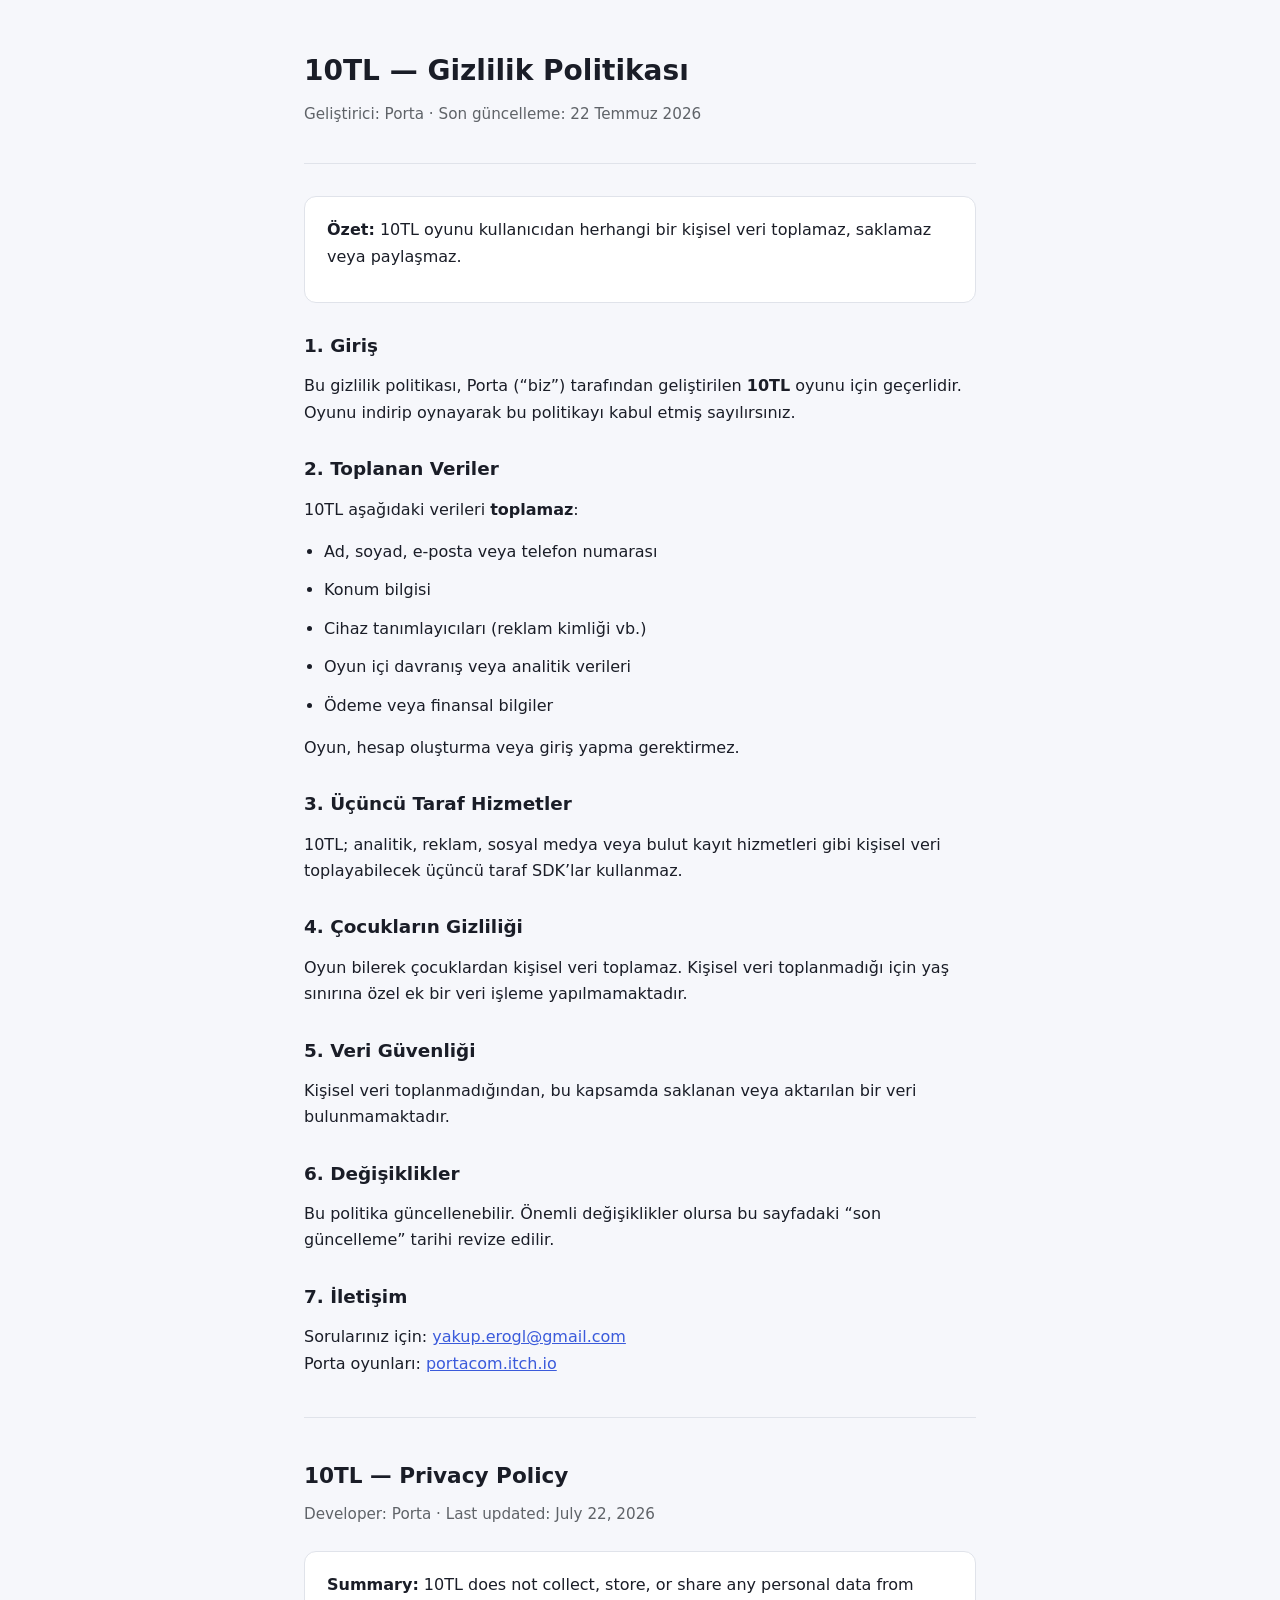
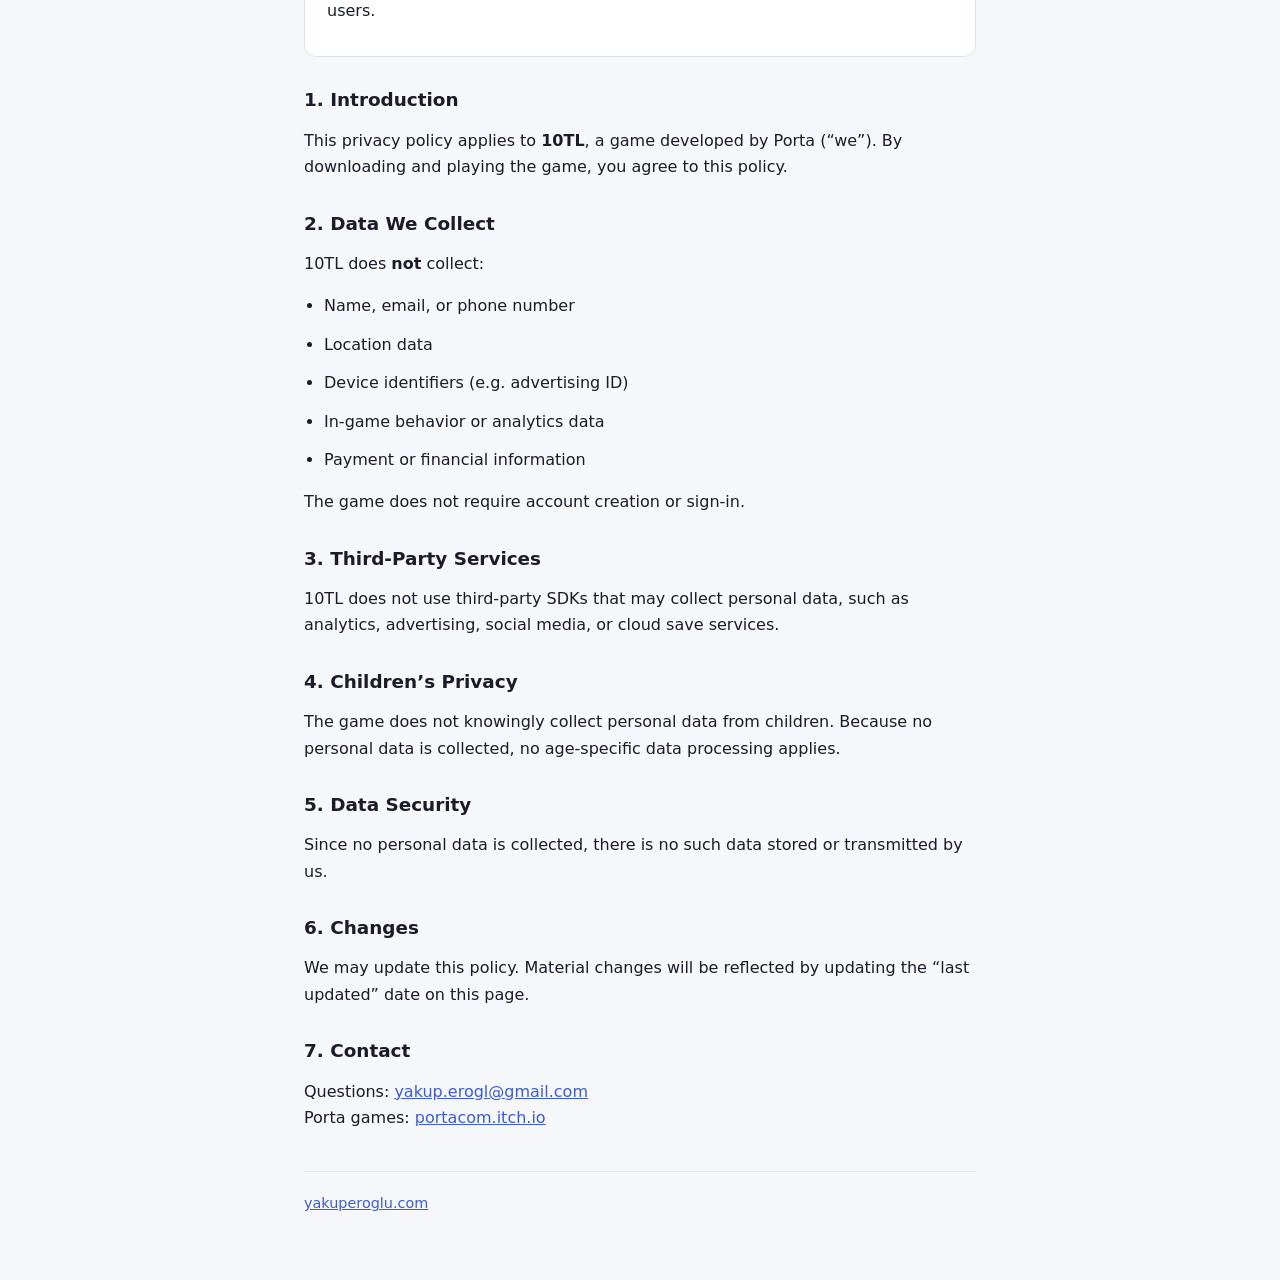
<file: porta/10tl/privacy-policy.html>
<!DOCTYPE html>
<html lang="tr">
<head>
    <meta charset="UTF-8" />
    <meta name="viewport" content="width=device-width, initial-scale=1.0" />
    <title>10TL — Gizlilik Politikası | Porta</title>
    <meta name="description" content="10TL oyunu gizlilik politikası. Porta tarafından geliştirilen bu oyunda kişisel veri toplanmaz." />
    <meta name="robots" content="index, follow" />
    <style>
        :root {
            color-scheme: light dark;
            --bg: #0f1117;
            --surface: #1a1d27;
            --text: #e8eaed;
            --muted: #9aa0a6;
            --accent: #6c8cff;
            --border: #2a2f3a;
        }
        @media (prefers-color-scheme: light) {
            :root {
                --bg: #f6f7fb;
                --surface: #ffffff;
                --text: #1a1d27;
                --muted: #5f6368;
                --accent: #3b5bdb;
                --border: #e0e3ea;
            }
        }
        * { box-sizing: border-box; }
        body {
            margin: 0;
            font-family: system-ui, -apple-system, "Segoe UI", Roboto, sans-serif;
            background: var(--bg);
            color: var(--text);
            line-height: 1.65;
        }
        main {
            max-width: 720px;
            margin: 0 auto;
            padding: 48px 24px 64px;
        }
        header {
            margin-bottom: 32px;
            padding-bottom: 24px;
            border-bottom: 1px solid var(--border);
        }
        h1 {
            margin: 0 0 8px;
            font-size: 1.75rem;
            font-weight: 700;
        }
        .meta {
            color: var(--muted);
            font-size: 0.95rem;
        }
        h2 {
            margin: 28px 0 12px;
            font-size: 1.15rem;
        }
        p, li { margin: 0 0 12px; }
        ul { padding-left: 1.25rem; }
        a { color: var(--accent); }
        .card {
            background: var(--surface);
            border: 1px solid var(--border);
            border-radius: 12px;
            padding: 20px 22px;
            margin: 24px 0;
        }
        footer {
            margin-top: 40px;
            padding-top: 20px;
            border-top: 1px solid var(--border);
            color: var(--muted);
            font-size: 0.9rem;
        }
        hr {
            border: none;
            border-top: 1px solid var(--border);
            margin: 40px 0;
        }
    </style>
</head>
<body>
    <main>
        <header>
            <h1>10TL — Gizlilik Politikası</h1>
            <p class="meta">Geliştirici: Porta · Son güncelleme: 22 Temmuz 2026</p>
        </header>

        <section lang="tr">
            <div class="card">
                <p><strong>Özet:</strong> 10TL oyunu kullanıcıdan herhangi bir kişisel veri toplamaz, saklamaz veya paylaşmaz.</p>
            </div>

            <h2>1. Giriş</h2>
            <p>
                Bu gizlilik politikası, Porta (“biz”) tarafından geliştirilen <strong>10TL</strong> oyunu
                için geçerlidir. Oyunu indirip oynayarak bu politikayı kabul etmiş sayılırsınız.
            </p>

            <h2>2. Toplanan Veriler</h2>
            <p>10TL aşağıdaki verileri <strong>toplamaz</strong>:</p>
            <ul>
                <li>Ad, soyad, e-posta veya telefon numarası</li>
                <li>Konum bilgisi</li>
                <li>Cihaz tanımlayıcıları (reklam kimliği vb.)</li>
                <li>Oyun içi davranış veya analitik verileri</li>
                <li>Ödeme veya finansal bilgiler</li>
            </ul>
            <p>Oyun, hesap oluşturma veya giriş yapma gerektirmez.</p>

            <h2>3. Üçüncü Taraf Hizmetler</h2>
            <p>
                10TL; analitik, reklam, sosyal medya veya bulut kayıt hizmetleri gibi
                kişisel veri toplayabilecek üçüncü taraf SDK’lar kullanmaz.
            </p>

            <h2>4. Çocukların Gizliliği</h2>
            <p>
                Oyun bilerek çocuklardan kişisel veri toplamaz. Kişisel veri toplanmadığı için
                yaş sınırına özel ek bir veri işleme yapılmamaktadır.
            </p>

            <h2>5. Veri Güvenliği</h2>
            <p>
                Kişisel veri toplanmadığından, bu kapsamda saklanan veya aktarılan bir veri bulunmamaktadır.
            </p>

            <h2>6. Değişiklikler</h2>
            <p>
                Bu politika güncellenebilir. Önemli değişiklikler olursa bu sayfadaki “son güncelleme”
                tarihi revize edilir.
            </p>

            <h2>7. İletişim</h2>
            <p>
                Sorularınız için: <a href="mailto:yakup.erogl@gmail.com">yakup.erogl@gmail.com</a><br />
                Porta oyunları: <a href="https://portacom.itch.io/" target="_blank" rel="noopener">portacom.itch.io</a>
            </p>
        </section>

        <hr />

        <section lang="en">
            <h1 style="font-size:1.35rem;margin-bottom:8px;">10TL — Privacy Policy</h1>
            <p class="meta">Developer: Porta · Last updated: July 22, 2026</p>

            <div class="card">
                <p><strong>Summary:</strong> 10TL does not collect, store, or share any personal data from users.</p>
            </div>

            <h2>1. Introduction</h2>
            <p>
                This privacy policy applies to <strong>10TL</strong>, a game developed by Porta (“we”).
                By downloading and playing the game, you agree to this policy.
            </p>

            <h2>2. Data We Collect</h2>
            <p>10TL does <strong>not</strong> collect:</p>
            <ul>
                <li>Name, email, or phone number</li>
                <li>Location data</li>
                <li>Device identifiers (e.g. advertising ID)</li>
                <li>In-game behavior or analytics data</li>
                <li>Payment or financial information</li>
            </ul>
            <p>The game does not require account creation or sign-in.</p>

            <h2>3. Third-Party Services</h2>
            <p>
                10TL does not use third-party SDKs that may collect personal data, such as analytics,
                advertising, social media, or cloud save services.
            </p>

            <h2>4. Children’s Privacy</h2>
            <p>
                The game does not knowingly collect personal data from children. Because no personal
                data is collected, no age-specific data processing applies.
            </p>

            <h2>5. Data Security</h2>
            <p>
                Since no personal data is collected, there is no such data stored or transmitted by us.
            </p>

            <h2>6. Changes</h2>
            <p>
                We may update this policy. Material changes will be reflected by updating the
                “last updated” date on this page.
            </p>

            <h2>7. Contact</h2>
            <p>
                Questions: <a href="mailto:yakup.erogl@gmail.com">yakup.erogl@gmail.com</a><br />
                Porta games: <a href="https://portacom.itch.io/" target="_blank" rel="noopener">portacom.itch.io</a>
            </p>
        </section>

        <footer>
            <a href="https://yakuperoglu.com/">yakuperoglu.com</a>
        </footer>
    </main>
</body>
</html>
</file>
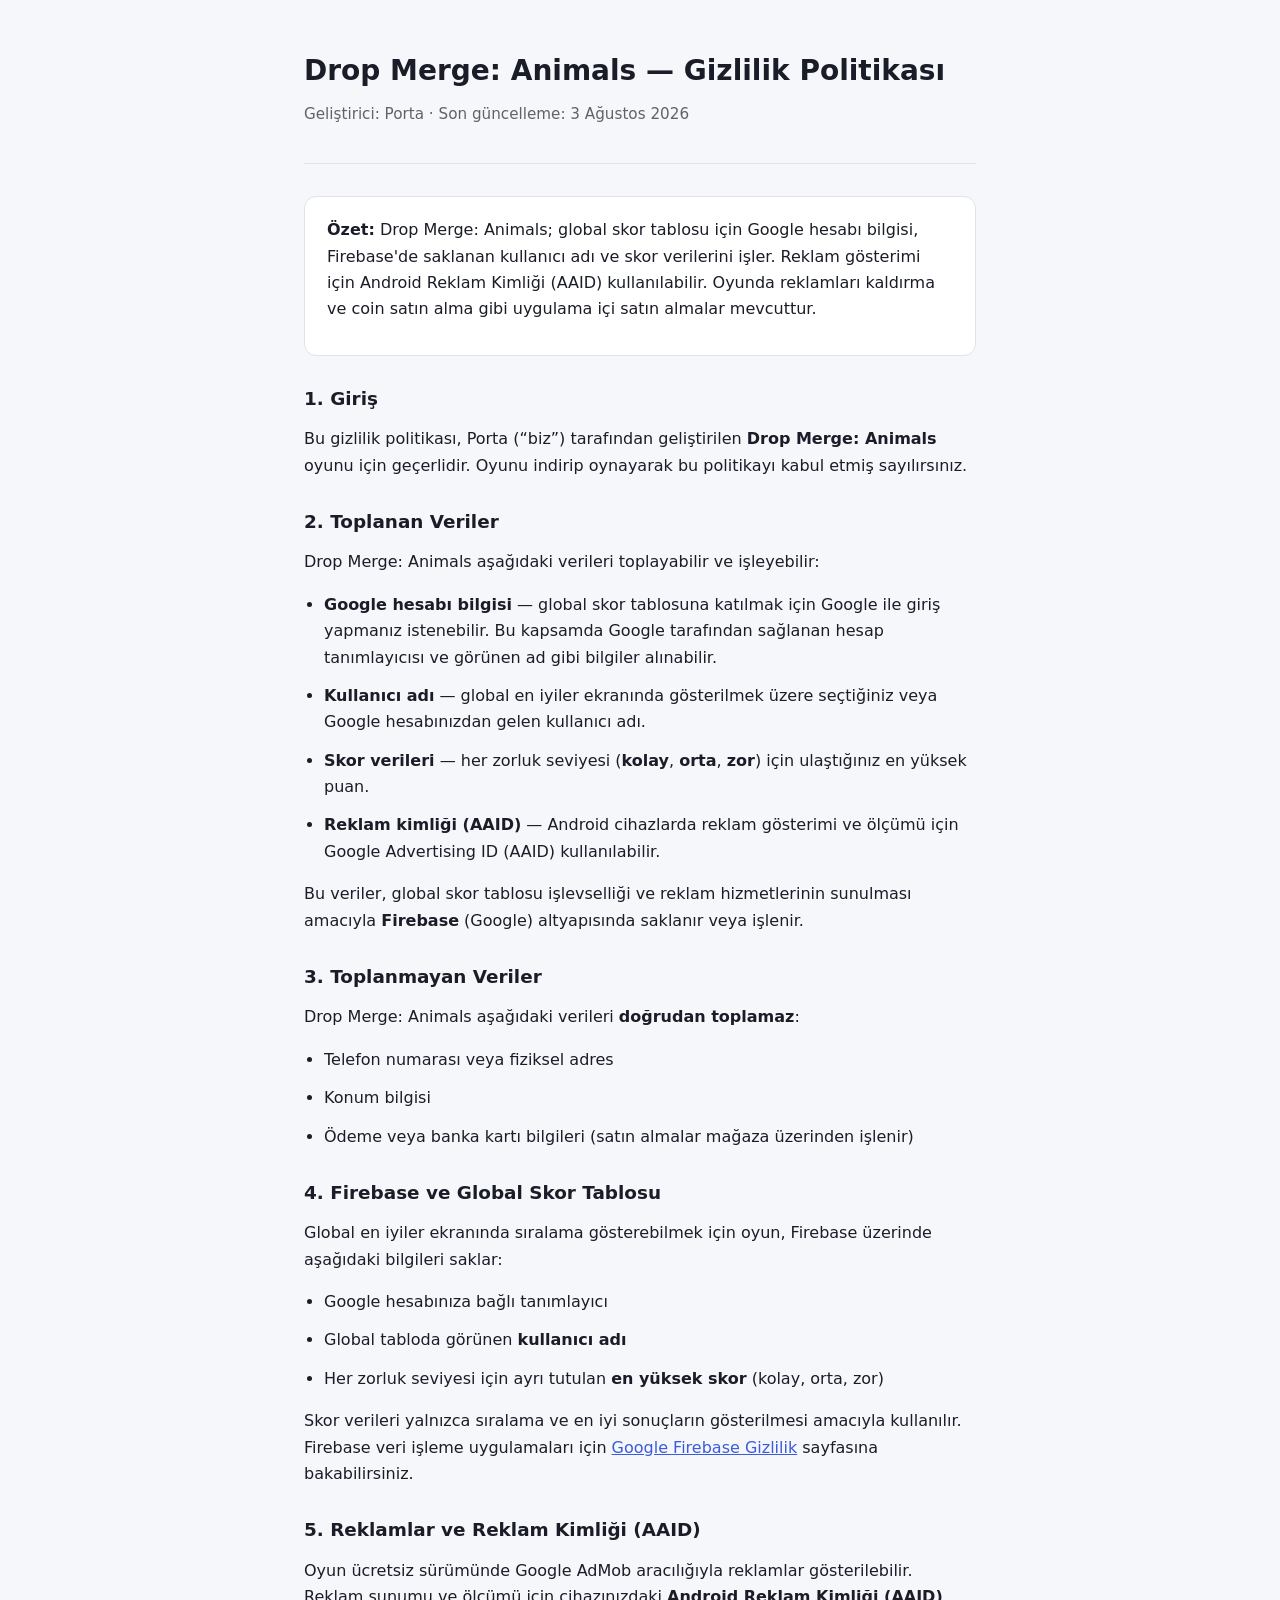
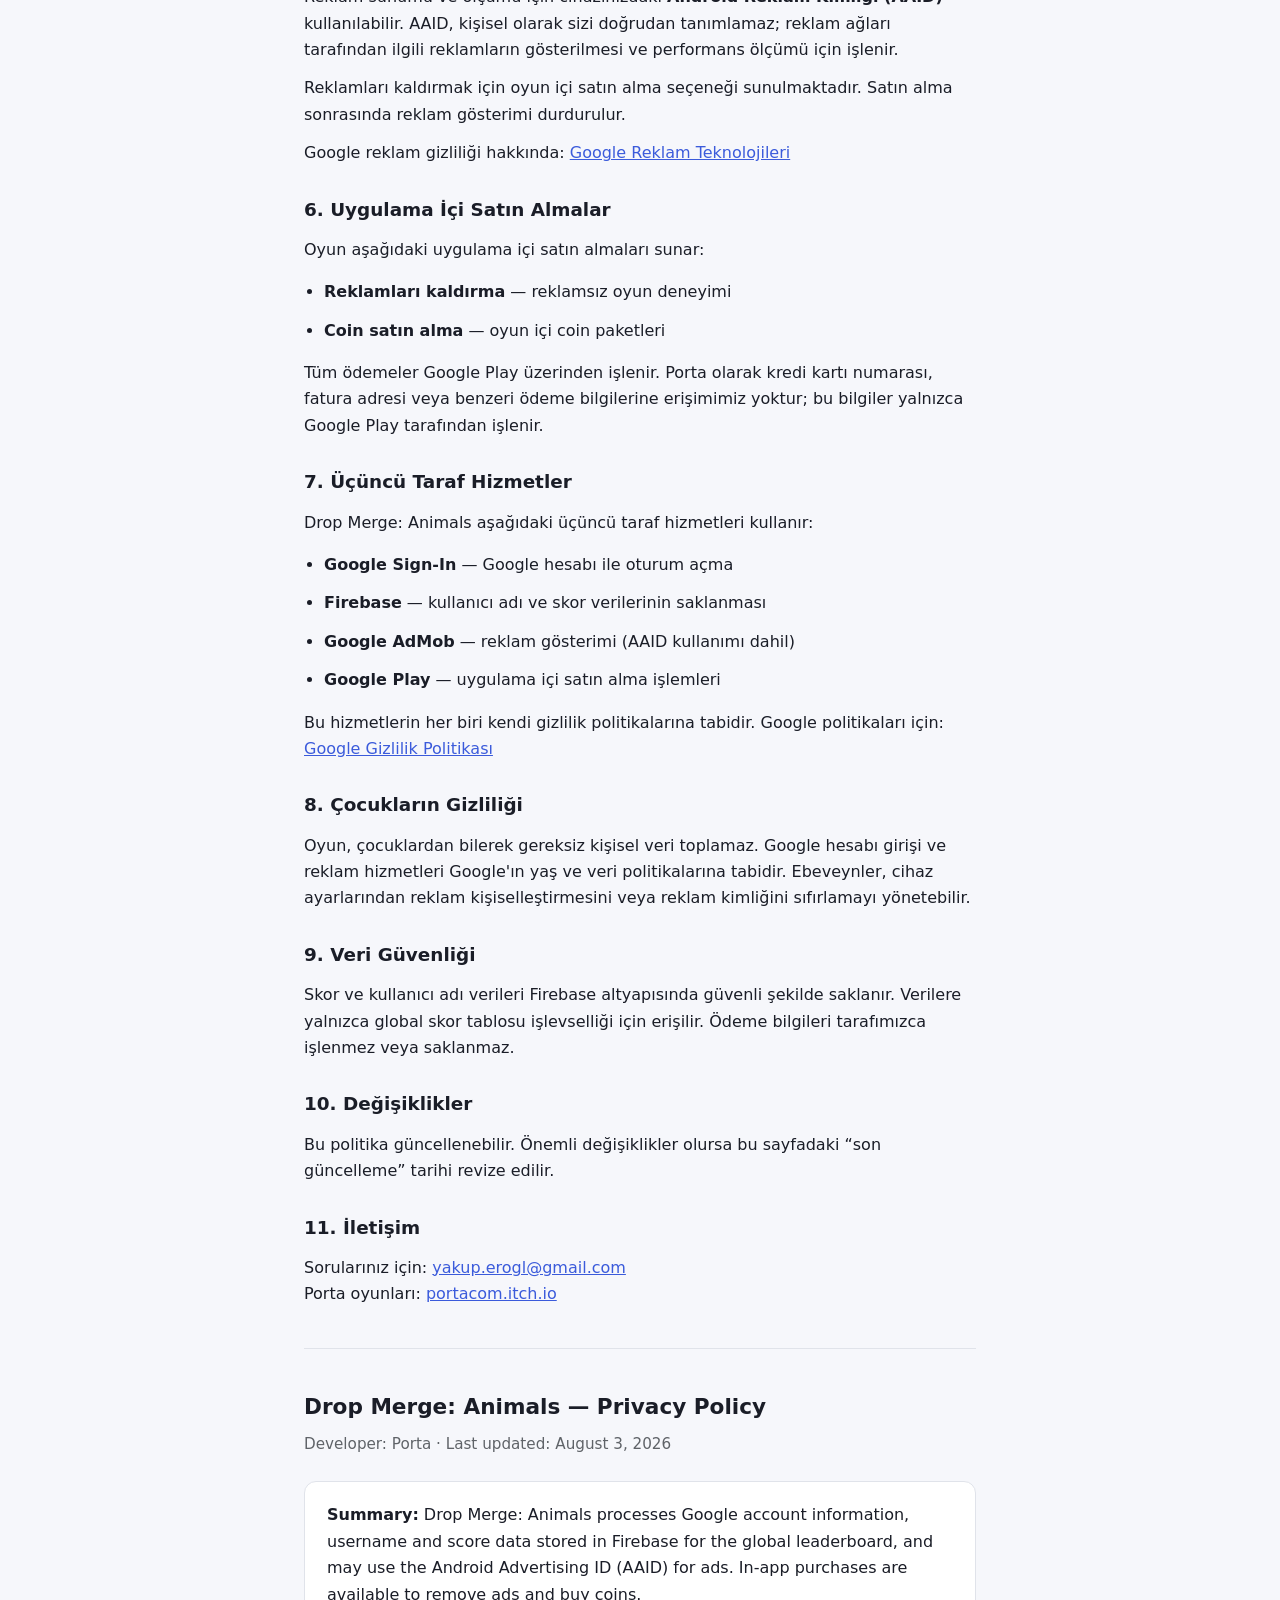
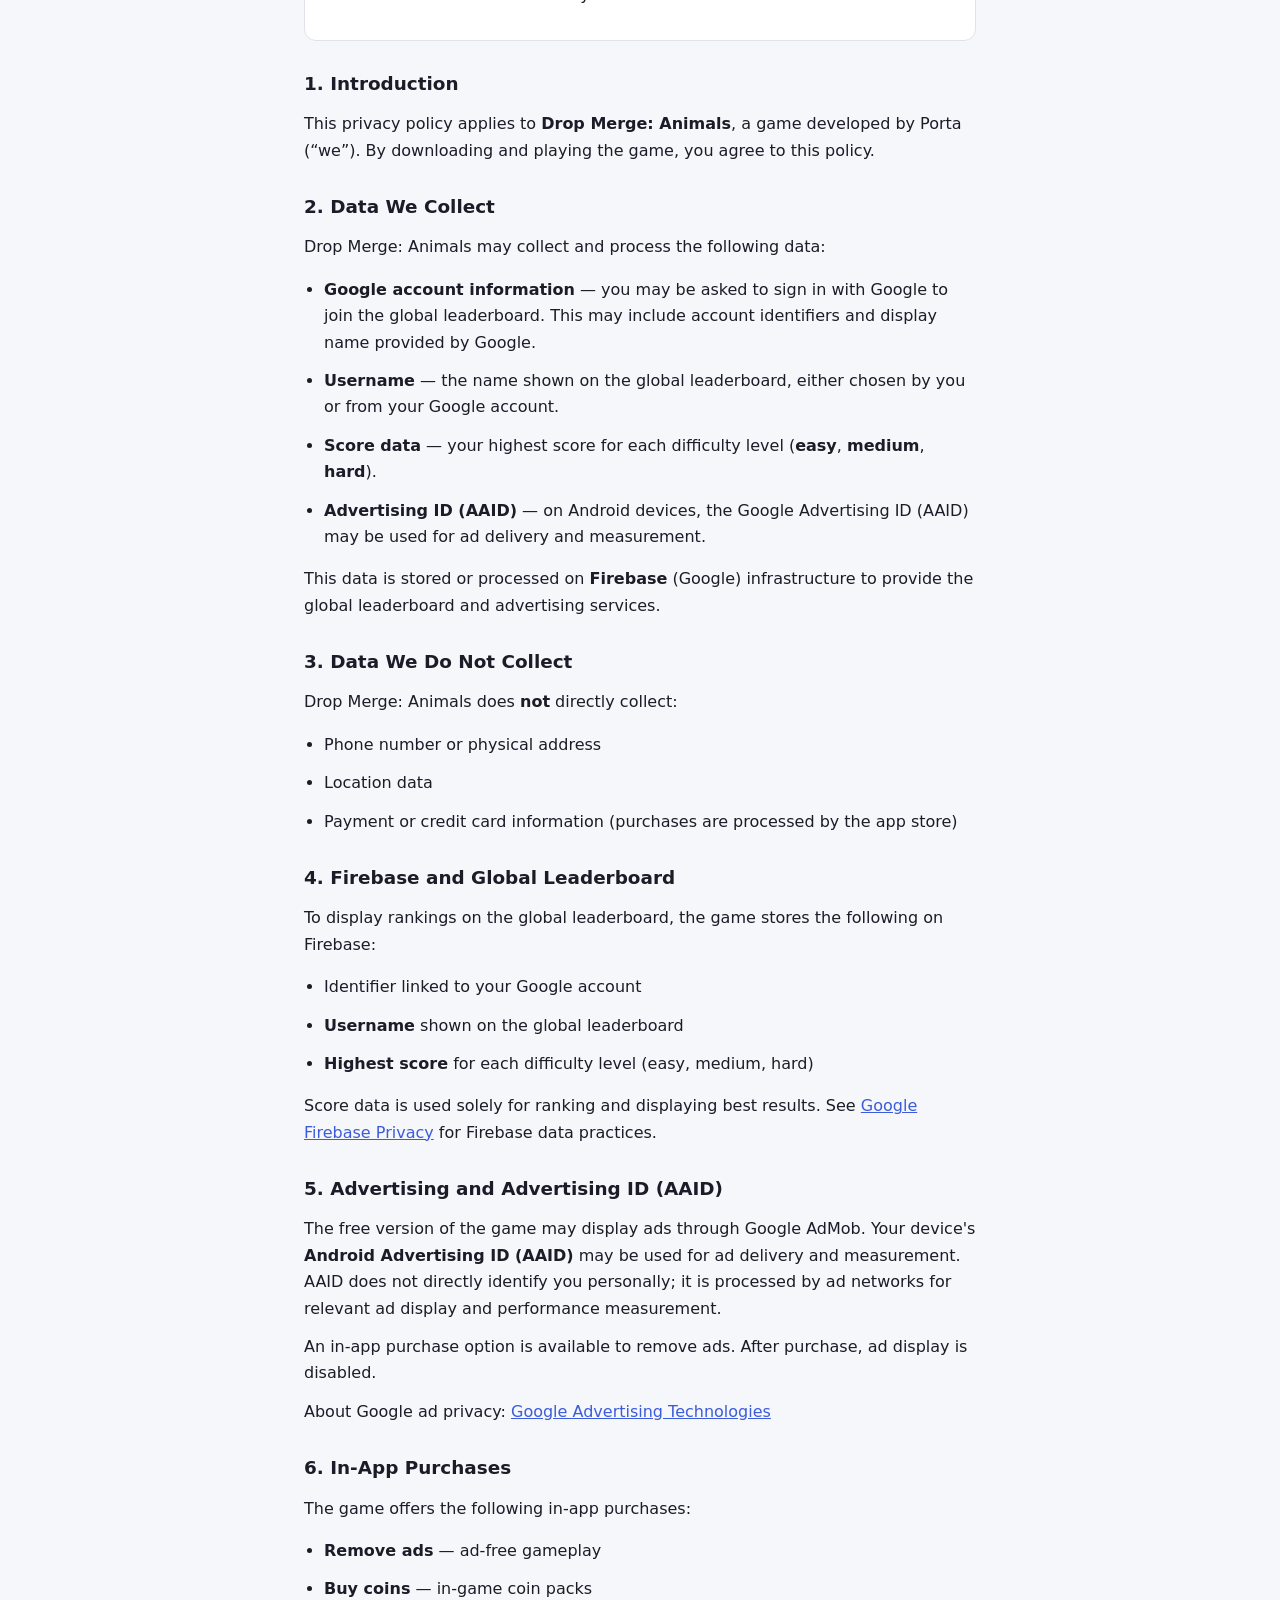
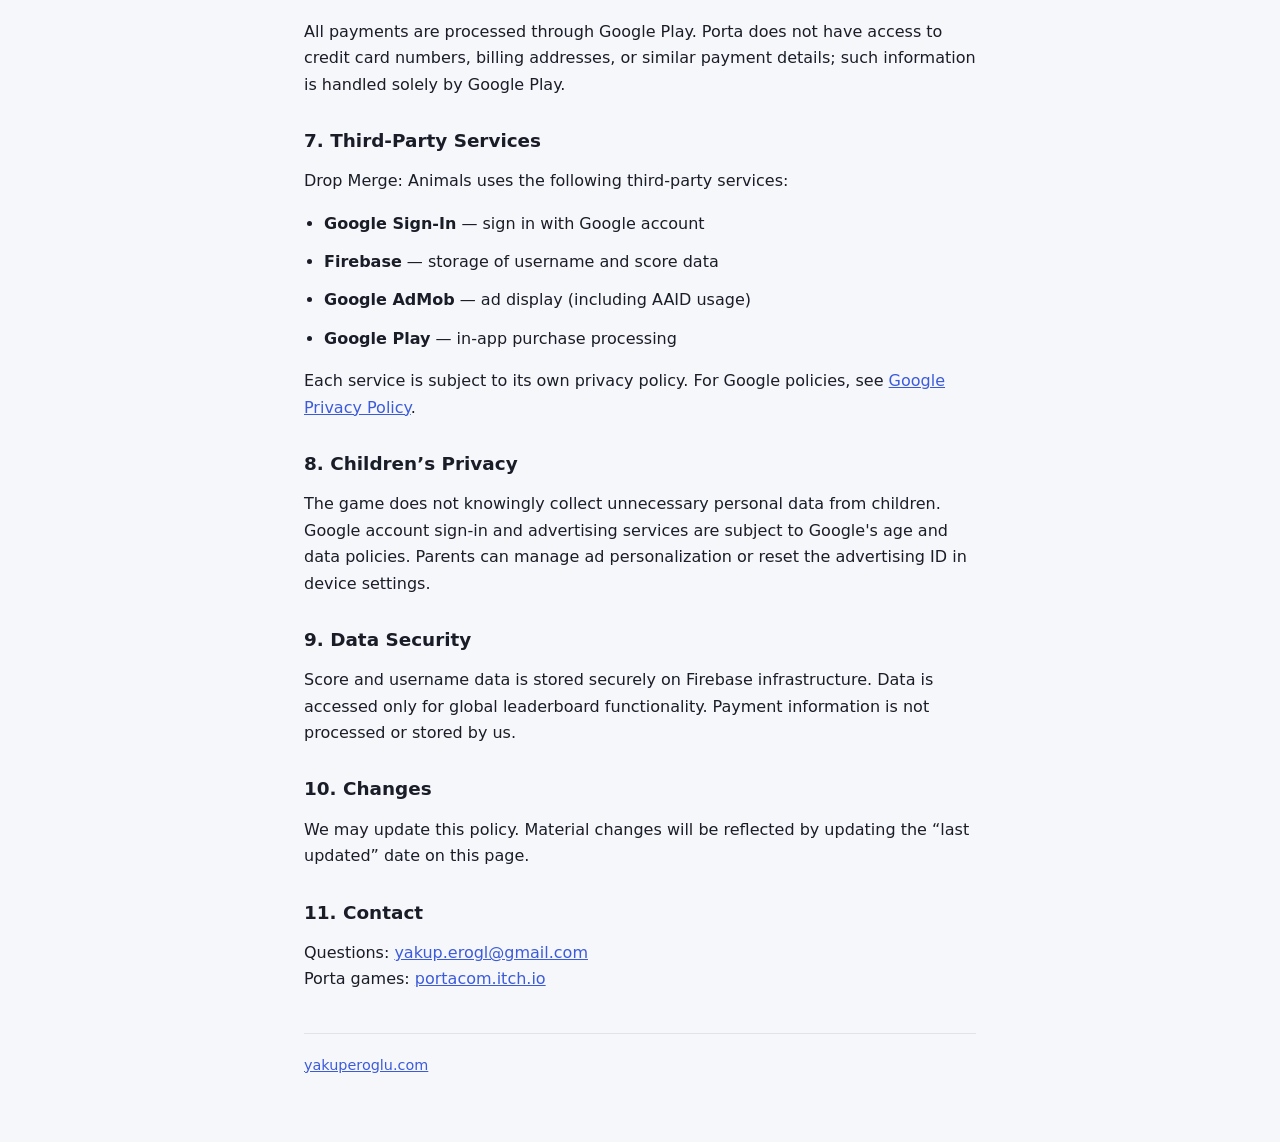
<file: porta/drop-merge-animals/privacy-policy.html>
<!DOCTYPE html>
<html lang="tr">
<head>
    <meta charset="UTF-8" />
    <meta name="viewport" content="width=device-width, initial-scale=1.0" />
    <title>Drop Merge: Animals — Gizlilik Politikası | Porta</title>
    <meta name="description" content="Drop Merge: Animals oyunu gizlilik politikası. Google hesabı, reklam kimliği (AAID), Firebase'de saklanan kullanıcı adı ve skor bilgileri açıklanır." />
    <meta name="robots" content="index, follow" />
    <style>
        :root {
            color-scheme: light dark;
            --bg: #0f1117;
            --surface: #1a1d27;
            --text: #e8eaed;
            --muted: #9aa0a6;
            --accent: #6c8cff;
            --border: #2a2f3a;
        }
        @media (prefers-color-scheme: light) {
            :root {
                --bg: #f6f7fb;
                --surface: #ffffff;
                --text: #1a1d27;
                --muted: #5f6368;
                --accent: #3b5bdb;
                --border: #e0e3ea;
            }
        }
        * { box-sizing: border-box; }
        body {
            margin: 0;
            font-family: system-ui, -apple-system, "Segoe UI", Roboto, sans-serif;
            background: var(--bg);
            color: var(--text);
            line-height: 1.65;
        }
        main {
            max-width: 720px;
            margin: 0 auto;
            padding: 48px 24px 64px;
        }
        header {
            margin-bottom: 32px;
            padding-bottom: 24px;
            border-bottom: 1px solid var(--border);
        }
        h1 {
            margin: 0 0 8px;
            font-size: 1.75rem;
            font-weight: 700;
        }
        .meta {
            color: var(--muted);
            font-size: 0.95rem;
        }
        h2 {
            margin: 28px 0 12px;
            font-size: 1.15rem;
        }
        p, li { margin: 0 0 12px; }
        ul { padding-left: 1.25rem; }
        a { color: var(--accent); }
        .card {
            background: var(--surface);
            border: 1px solid var(--border);
            border-radius: 12px;
            padding: 20px 22px;
            margin: 24px 0;
        }
        footer {
            margin-top: 40px;
            padding-top: 20px;
            border-top: 1px solid var(--border);
            color: var(--muted);
            font-size: 0.9rem;
        }
        hr {
            border: none;
            border-top: 1px solid var(--border);
            margin: 40px 0;
        }
    </style>
</head>
<body>
    <main>
        <header>
            <h1>Drop Merge: Animals — Gizlilik Politikası</h1>
            <p class="meta">Geliştirici: Porta · Son güncelleme: 3 Ağustos 2026</p>
        </header>

        <section lang="tr">
            <div class="card">
                <p><strong>Özet:</strong> Drop Merge: Animals; global skor tablosu için Google hesabı bilgisi, Firebase'de saklanan kullanıcı adı ve skor verilerini işler. Reklam gösterimi için Android Reklam Kimliği (AAID) kullanılabilir. Oyunda reklamları kaldırma ve coin satın alma gibi uygulama içi satın almalar mevcuttur.</p>
            </div>

            <h2>1. Giriş</h2>
            <p>
                Bu gizlilik politikası, Porta (“biz”) tarafından geliştirilen <strong>Drop Merge: Animals</strong> oyunu
                için geçerlidir. Oyunu indirip oynayarak bu politikayı kabul etmiş sayılırsınız.
            </p>

            <h2>2. Toplanan Veriler</h2>
            <p>Drop Merge: Animals aşağıdaki verileri toplayabilir ve işleyebilir:</p>
            <ul>
                <li><strong>Google hesabı bilgisi</strong> — global skor tablosuna katılmak için Google ile giriş yapmanız istenebilir. Bu kapsamda Google tarafından sağlanan hesap tanımlayıcısı ve görünen ad gibi bilgiler alınabilir.</li>
                <li><strong>Kullanıcı adı</strong> — global en iyiler ekranında gösterilmek üzere seçtiğiniz veya Google hesabınızdan gelen kullanıcı adı.</li>
                <li><strong>Skor verileri</strong> — her zorluk seviyesi (<strong>kolay</strong>, <strong>orta</strong>, <strong>zor</strong>) için ulaştığınız en yüksek puan.</li>
                <li><strong>Reklam kimliği (AAID)</strong> — Android cihazlarda reklam gösterimi ve ölçümü için Google Advertising ID (AAID) kullanılabilir.</li>
            </ul>
            <p>
                Bu veriler, global skor tablosu işlevselliği ve reklam hizmetlerinin sunulması amacıyla
                <strong>Firebase</strong> (Google) altyapısında saklanır veya işlenir.
            </p>

            <h2>3. Toplanmayan Veriler</h2>
            <p>Drop Merge: Animals aşağıdaki verileri <strong>doğrudan toplamaz</strong>:</p>
            <ul>
                <li>Telefon numarası veya fiziksel adres</li>
                <li>Konum bilgisi</li>
                <li>Ödeme veya banka kartı bilgileri (satın almalar mağaza üzerinden işlenir)</li>
            </ul>

            <h2>4. Firebase ve Global Skor Tablosu</h2>
            <p>
                Global en iyiler ekranında sıralama gösterebilmek için oyun, Firebase üzerinde
                aşağıdaki bilgileri saklar:
            </p>
            <ul>
                <li>Google hesabınıza bağlı tanımlayıcı</li>
                <li>Global tabloda görünen <strong>kullanıcı adı</strong></li>
                <li>Her zorluk seviyesi için ayrı tutulan <strong>en yüksek skor</strong> (kolay, orta, zor)</li>
            </ul>
            <p>
                Skor verileri yalnızca sıralama ve en iyi sonuçların gösterilmesi amacıyla kullanılır.
                Firebase veri işleme uygulamaları için
                <a href="https://firebase.google.com/support/privacy" target="_blank" rel="noopener">Google Firebase Gizlilik</a>
                sayfasına bakabilirsiniz.
            </p>

            <h2>5. Reklamlar ve Reklam Kimliği (AAID)</h2>
            <p>
                Oyun ücretsiz sürümünde Google AdMob aracılığıyla reklamlar gösterilebilir.
                Reklam sunumu ve ölçümü için cihazınızdaki <strong>Android Reklam Kimliği (AAID)</strong>
                kullanılabilir. AAID, kişisel olarak sizi doğrudan tanımlamaz; reklam ağları tarafından
                ilgili reklamların gösterilmesi ve performans ölçümü için işlenir.
            </p>
            <p>
                Reklamları kaldırmak için oyun içi satın alma seçeneği sunulmaktadır. Satın alma
                sonrasında reklam gösterimi durdurulur.
            </p>
            <p>
                Google reklam gizliliği hakkında:
                <a href="https://policies.google.com/technologies/ads" target="_blank" rel="noopener">Google Reklam Teknolojileri</a>
            </p>

            <h2>6. Uygulama İçi Satın Almalar</h2>
            <p>Oyun aşağıdaki uygulama içi satın almaları sunar:</p>
            <ul>
                <li><strong>Reklamları kaldırma</strong> — reklamsız oyun deneyimi</li>
                <li><strong>Coin satın alma</strong> — oyun içi coin paketleri</li>
            </ul>
            <p>
                Tüm ödemeler Google Play üzerinden işlenir. Porta olarak kredi kartı numarası,
                fatura adresi veya benzeri ödeme bilgilerine erişimimiz yoktur; bu bilgiler yalnızca
                Google Play tarafından işlenir.
            </p>

            <h2>7. Üçüncü Taraf Hizmetler</h2>
            <p>Drop Merge: Animals aşağıdaki üçüncü taraf hizmetleri kullanır:</p>
            <ul>
                <li><strong>Google Sign-In</strong> — Google hesabı ile oturum açma</li>
                <li><strong>Firebase</strong> — kullanıcı adı ve skor verilerinin saklanması</li>
                <li><strong>Google AdMob</strong> — reklam gösterimi (AAID kullanımı dahil)</li>
                <li><strong>Google Play</strong> — uygulama içi satın alma işlemleri</li>
            </ul>
            <p>
                Bu hizmetlerin her biri kendi gizlilik politikalarına tabidir. Google politikaları için:
                <a href="https://policies.google.com/privacy" target="_blank" rel="noopener">Google Gizlilik Politikası</a>
            </p>

            <h2>8. Çocukların Gizliliği</h2>
            <p>
                Oyun, çocuklardan bilerek gereksiz kişisel veri toplamaz. Google hesabı girişi ve
                reklam hizmetleri Google'ın yaş ve veri politikalarına tabidir. Ebeveynler,
                cihaz ayarlarından reklam kişiselleştirmesini veya reklam kimliğini sıfırlamayı
                yönetebilir.
            </p>

            <h2>9. Veri Güvenliği</h2>
            <p>
                Skor ve kullanıcı adı verileri Firebase altyapısında güvenli şekilde saklanır.
                Verilere yalnızca global skor tablosu işlevselliği için erişilir. Ödeme bilgileri
                tarafımızca işlenmez veya saklanmaz.
            </p>

            <h2>10. Değişiklikler</h2>
            <p>
                Bu politika güncellenebilir. Önemli değişiklikler olursa bu sayfadaki “son güncelleme”
                tarihi revize edilir.
            </p>

            <h2>11. İletişim</h2>
            <p>
                Sorularınız için: <a href="mailto:yakup.erogl@gmail.com">yakup.erogl@gmail.com</a><br />
                Porta oyunları: <a href="https://portacom.itch.io/" target="_blank" rel="noopener">portacom.itch.io</a>
            </p>
        </section>

        <hr />

        <section lang="en">
            <h1 style="font-size:1.35rem;margin-bottom:8px;">Drop Merge: Animals — Privacy Policy</h1>
            <p class="meta">Developer: Porta · Last updated: August 3, 2026</p>

            <div class="card">
                <p><strong>Summary:</strong> Drop Merge: Animals processes Google account information, username and score data stored in Firebase for the global leaderboard, and may use the Android Advertising ID (AAID) for ads. In-app purchases are available to remove ads and buy coins.</p>
            </div>

            <h2>1. Introduction</h2>
            <p>
                This privacy policy applies to <strong>Drop Merge: Animals</strong>, a game developed by Porta (“we”).
                By downloading and playing the game, you agree to this policy.
            </p>

            <h2>2. Data We Collect</h2>
            <p>Drop Merge: Animals may collect and process the following data:</p>
            <ul>
                <li><strong>Google account information</strong> — you may be asked to sign in with Google to join the global leaderboard. This may include account identifiers and display name provided by Google.</li>
                <li><strong>Username</strong> — the name shown on the global leaderboard, either chosen by you or from your Google account.</li>
                <li><strong>Score data</strong> — your highest score for each difficulty level (<strong>easy</strong>, <strong>medium</strong>, <strong>hard</strong>).</li>
                <li><strong>Advertising ID (AAID)</strong> — on Android devices, the Google Advertising ID (AAID) may be used for ad delivery and measurement.</li>
            </ul>
            <p>
                This data is stored or processed on <strong>Firebase</strong> (Google) infrastructure
                to provide the global leaderboard and advertising services.
            </p>

            <h2>3. Data We Do Not Collect</h2>
            <p>Drop Merge: Animals does <strong>not</strong> directly collect:</p>
            <ul>
                <li>Phone number or physical address</li>
                <li>Location data</li>
                <li>Payment or credit card information (purchases are processed by the app store)</li>
            </ul>

            <h2>4. Firebase and Global Leaderboard</h2>
            <p>
                To display rankings on the global leaderboard, the game stores the following on Firebase:
            </p>
            <ul>
                <li>Identifier linked to your Google account</li>
                <li><strong>Username</strong> shown on the global leaderboard</li>
                <li><strong>Highest score</strong> for each difficulty level (easy, medium, hard)</li>
            </ul>
            <p>
                Score data is used solely for ranking and displaying best results.
                See <a href="https://firebase.google.com/support/privacy" target="_blank" rel="noopener">Google Firebase Privacy</a>
                for Firebase data practices.
            </p>

            <h2>5. Advertising and Advertising ID (AAID)</h2>
            <p>
                The free version of the game may display ads through Google AdMob. Your device's
                <strong>Android Advertising ID (AAID)</strong> may be used for ad delivery and measurement.
                AAID does not directly identify you personally; it is processed by ad networks for
                relevant ad display and performance measurement.
            </p>
            <p>
                An in-app purchase option is available to remove ads. After purchase, ad display is disabled.
            </p>
            <p>
                About Google ad privacy:
                <a href="https://policies.google.com/technologies/ads" target="_blank" rel="noopener">Google Advertising Technologies</a>
            </p>

            <h2>6. In-App Purchases</h2>
            <p>The game offers the following in-app purchases:</p>
            <ul>
                <li><strong>Remove ads</strong> — ad-free gameplay</li>
                <li><strong>Buy coins</strong> — in-game coin packs</li>
            </ul>
            <p>
                All payments are processed through Google Play. Porta does not have access to credit card
                numbers, billing addresses, or similar payment details; such information is handled solely by Google Play.
            </p>

            <h2>7. Third-Party Services</h2>
            <p>Drop Merge: Animals uses the following third-party services:</p>
            <ul>
                <li><strong>Google Sign-In</strong> — sign in with Google account</li>
                <li><strong>Firebase</strong> — storage of username and score data</li>
                <li><strong>Google AdMob</strong> — ad display (including AAID usage)</li>
                <li><strong>Google Play</strong> — in-app purchase processing</li>
            </ul>
            <p>
                Each service is subject to its own privacy policy. For Google policies, see
                <a href="https://policies.google.com/privacy" target="_blank" rel="noopener">Google Privacy Policy</a>.
            </p>

            <h2>8. Children’s Privacy</h2>
            <p>
                The game does not knowingly collect unnecessary personal data from children.
                Google account sign-in and advertising services are subject to Google's age and data policies.
                Parents can manage ad personalization or reset the advertising ID in device settings.
            </p>

            <h2>9. Data Security</h2>
            <p>
                Score and username data is stored securely on Firebase infrastructure.
                Data is accessed only for global leaderboard functionality. Payment information
                is not processed or stored by us.
            </p>

            <h2>10. Changes</h2>
            <p>
                We may update this policy. Material changes will be reflected by updating the
                “last updated” date on this page.
            </p>

            <h2>11. Contact</h2>
            <p>
                Questions: <a href="mailto:yakup.erogl@gmail.com">yakup.erogl@gmail.com</a><br />
                Porta games: <a href="https://portacom.itch.io/" target="_blank" rel="noopener">portacom.itch.io</a>
            </p>
        </section>

        <footer>
            <a href="https://yakuperoglu.com/">yakuperoglu.com</a>
        </footer>
    </main>
</body>
</html>
</file>
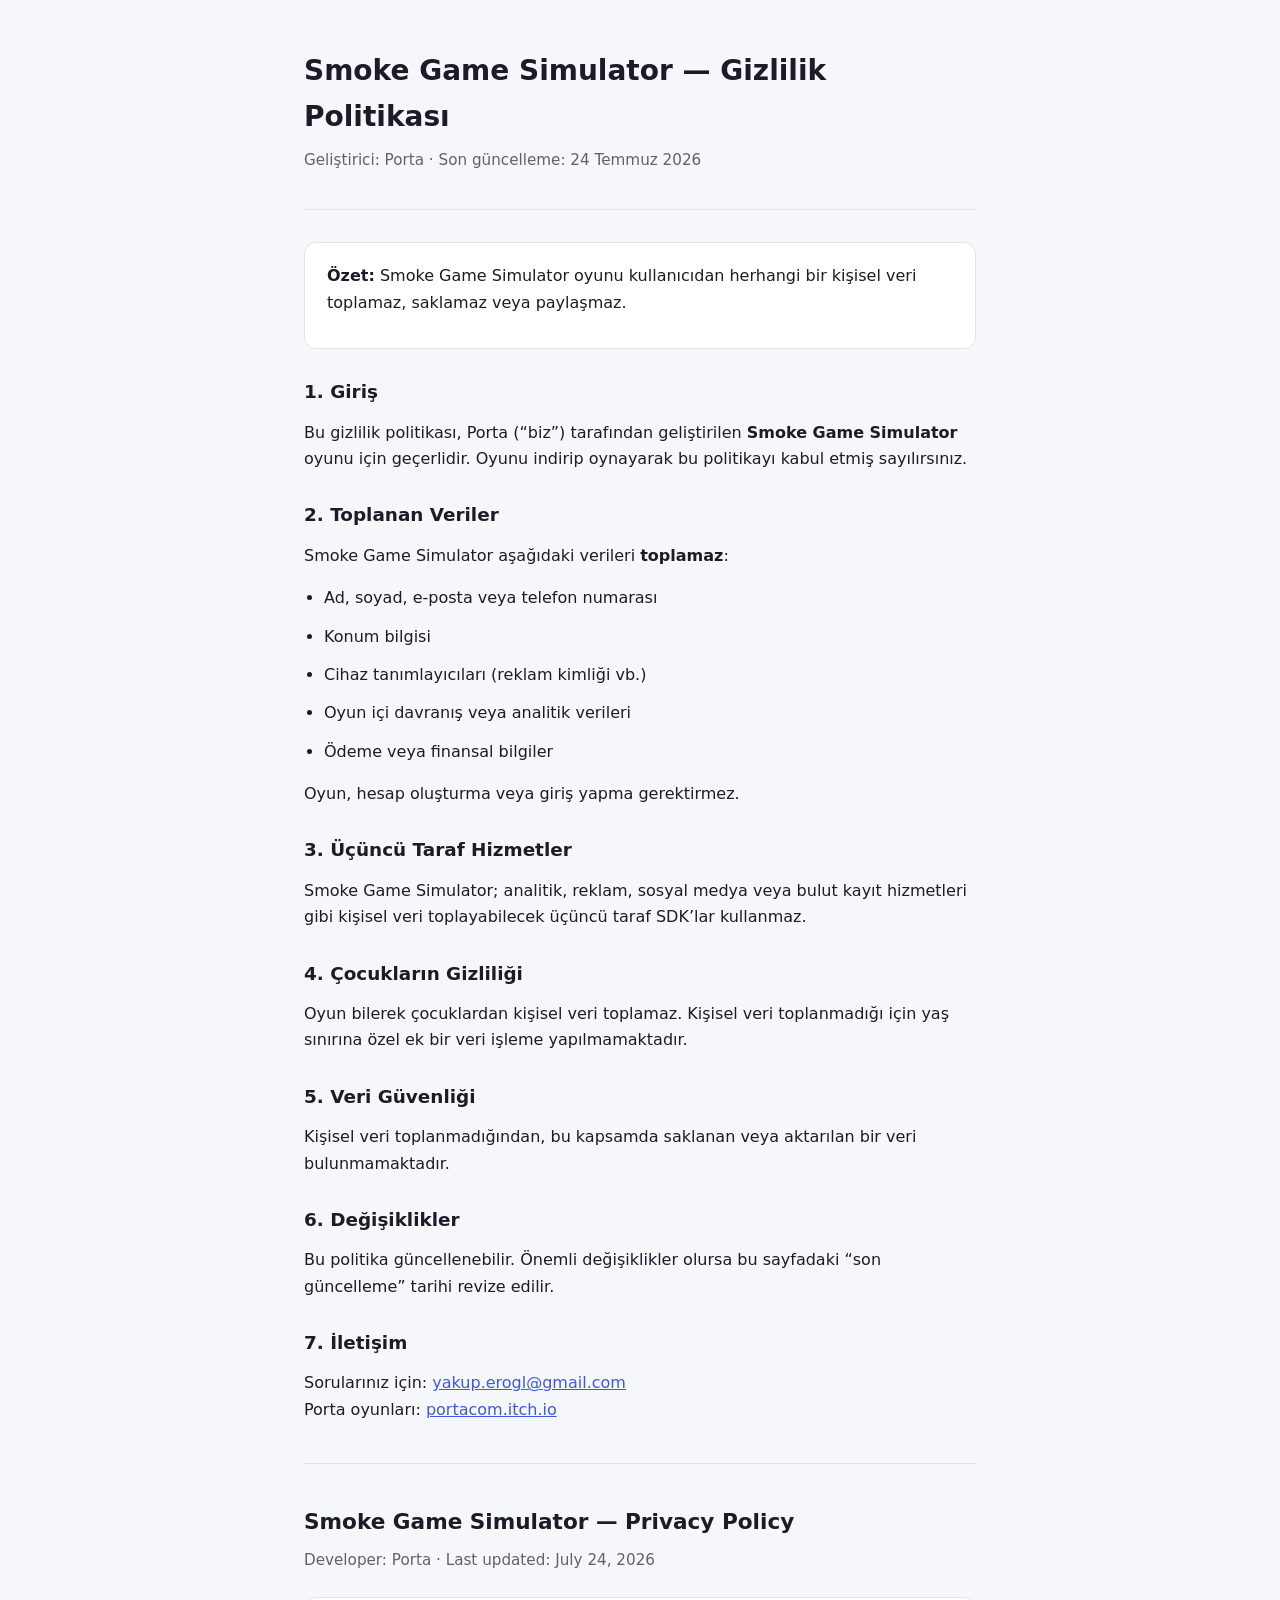
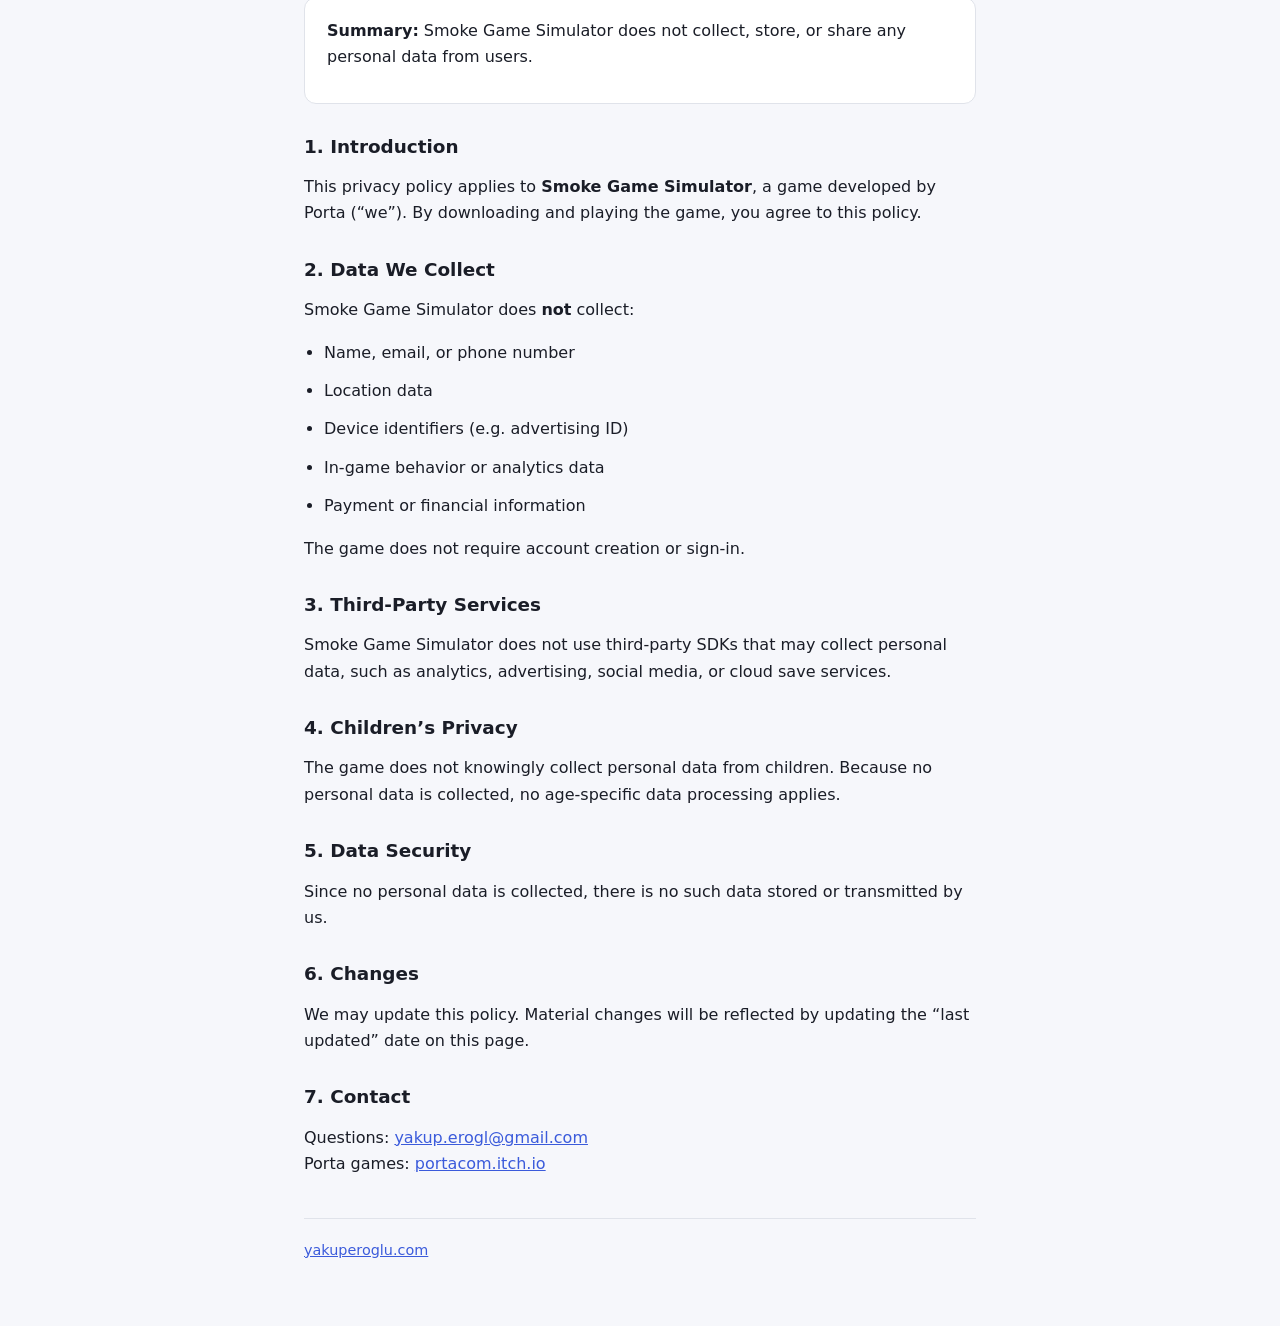
<file: porta/smoke-game-simulator/privacy-policy.html>
<!DOCTYPE html>
<html lang="tr">
<head>
    <meta charset="UTF-8" />
    <meta name="viewport" content="width=device-width, initial-scale=1.0" />
    <title>Smoke Game Simulator — Gizlilik Politikası | Porta</title>
    <meta name="description" content="Smoke Game Simulator oyunu gizlilik politikası. Porta tarafından geliştirilen bu oyunda kişisel veri toplanmaz." />
    <meta name="robots" content="index, follow" />
    <style>
        :root {
            color-scheme: light dark;
            --bg: #0f1117;
            --surface: #1a1d27;
            --text: #e8eaed;
            --muted: #9aa0a6;
            --accent: #6c8cff;
            --border: #2a2f3a;
        }
        @media (prefers-color-scheme: light) {
            :root {
                --bg: #f6f7fb;
                --surface: #ffffff;
                --text: #1a1d27;
                --muted: #5f6368;
                --accent: #3b5bdb;
                --border: #e0e3ea;
            }
        }
        * { box-sizing: border-box; }
        body {
            margin: 0;
            font-family: system-ui, -apple-system, "Segoe UI", Roboto, sans-serif;
            background: var(--bg);
            color: var(--text);
            line-height: 1.65;
        }
        main {
            max-width: 720px;
            margin: 0 auto;
            padding: 48px 24px 64px;
        }
        header {
            margin-bottom: 32px;
            padding-bottom: 24px;
            border-bottom: 1px solid var(--border);
        }
        h1 {
            margin: 0 0 8px;
            font-size: 1.75rem;
            font-weight: 700;
        }
        .meta {
            color: var(--muted);
            font-size: 0.95rem;
        }
        h2 {
            margin: 28px 0 12px;
            font-size: 1.15rem;
        }
        p, li { margin: 0 0 12px; }
        ul { padding-left: 1.25rem; }
        a { color: var(--accent); }
        .card {
            background: var(--surface);
            border: 1px solid var(--border);
            border-radius: 12px;
            padding: 20px 22px;
            margin: 24px 0;
        }
        footer {
            margin-top: 40px;
            padding-top: 20px;
            border-top: 1px solid var(--border);
            color: var(--muted);
            font-size: 0.9rem;
        }
        hr {
            border: none;
            border-top: 1px solid var(--border);
            margin: 40px 0;
        }
    </style>
</head>
<body>
    <main>
        <header>
            <h1>Smoke Game Simulator — Gizlilik Politikası</h1>
            <p class="meta">Geliştirici: Porta · Son güncelleme: 24 Temmuz 2026</p>
        </header>

        <section lang="tr">
            <div class="card">
                <p><strong>Özet:</strong> Smoke Game Simulator oyunu kullanıcıdan herhangi bir kişisel veri toplamaz, saklamaz veya paylaşmaz.</p>
            </div>

            <h2>1. Giriş</h2>
            <p>
                Bu gizlilik politikası, Porta (“biz”) tarafından geliştirilen <strong>Smoke Game Simulator</strong> oyunu
                için geçerlidir. Oyunu indirip oynayarak bu politikayı kabul etmiş sayılırsınız.
            </p>

            <h2>2. Toplanan Veriler</h2>
            <p>Smoke Game Simulator aşağıdaki verileri <strong>toplamaz</strong>:</p>
            <ul>
                <li>Ad, soyad, e-posta veya telefon numarası</li>
                <li>Konum bilgisi</li>
                <li>Cihaz tanımlayıcıları (reklam kimliği vb.)</li>
                <li>Oyun içi davranış veya analitik verileri</li>
                <li>Ödeme veya finansal bilgiler</li>
            </ul>
            <p>Oyun, hesap oluşturma veya giriş yapma gerektirmez.</p>

            <h2>3. Üçüncü Taraf Hizmetler</h2>
            <p>
                Smoke Game Simulator; analitik, reklam, sosyal medya veya bulut kayıt hizmetleri gibi
                kişisel veri toplayabilecek üçüncü taraf SDK’lar kullanmaz.
            </p>

            <h2>4. Çocukların Gizliliği</h2>
            <p>
                Oyun bilerek çocuklardan kişisel veri toplamaz. Kişisel veri toplanmadığı için
                yaş sınırına özel ek bir veri işleme yapılmamaktadır.
            </p>

            <h2>5. Veri Güvenliği</h2>
            <p>
                Kişisel veri toplanmadığından, bu kapsamda saklanan veya aktarılan bir veri bulunmamaktadır.
            </p>

            <h2>6. Değişiklikler</h2>
            <p>
                Bu politika güncellenebilir. Önemli değişiklikler olursa bu sayfadaki “son güncelleme”
                tarihi revize edilir.
            </p>

            <h2>7. İletişim</h2>
            <p>
                Sorularınız için: <a href="mailto:yakup.erogl@gmail.com">yakup.erogl@gmail.com</a><br />
                Porta oyunları: <a href="https://portacom.itch.io/" target="_blank" rel="noopener">portacom.itch.io</a>
            </p>
        </section>

        <hr />

        <section lang="en">
            <h1 style="font-size:1.35rem;margin-bottom:8px;">Smoke Game Simulator — Privacy Policy</h1>
            <p class="meta">Developer: Porta · Last updated: July 24, 2026</p>

            <div class="card">
                <p><strong>Summary:</strong> Smoke Game Simulator does not collect, store, or share any personal data from users.</p>
            </div>

            <h2>1. Introduction</h2>
            <p>
                This privacy policy applies to <strong>Smoke Game Simulator</strong>, a game developed by Porta (“we”).
                By downloading and playing the game, you agree to this policy.
            </p>

            <h2>2. Data We Collect</h2>
            <p>Smoke Game Simulator does <strong>not</strong> collect:</p>
            <ul>
                <li>Name, email, or phone number</li>
                <li>Location data</li>
                <li>Device identifiers (e.g. advertising ID)</li>
                <li>In-game behavior or analytics data</li>
                <li>Payment or financial information</li>
            </ul>
            <p>The game does not require account creation or sign-in.</p>

            <h2>3. Third-Party Services</h2>
            <p>
                Smoke Game Simulator does not use third-party SDKs that may collect personal data, such as analytics,
                advertising, social media, or cloud save services.
            </p>

            <h2>4. Children’s Privacy</h2>
            <p>
                The game does not knowingly collect personal data from children. Because no personal
                data is collected, no age-specific data processing applies.
            </p>

            <h2>5. Data Security</h2>
            <p>
                Since no personal data is collected, there is no such data stored or transmitted by us.
            </p>

            <h2>6. Changes</h2>
            <p>
                We may update this policy. Material changes will be reflected by updating the
                “last updated” date on this page.
            </p>

            <h2>7. Contact</h2>
            <p>
                Questions: <a href="mailto:yakup.erogl@gmail.com">yakup.erogl@gmail.com</a><br />
                Porta games: <a href="https://portacom.itch.io/" target="_blank" rel="noopener">portacom.itch.io</a>
            </p>
        </section>

        <footer>
            <a href="https://yakuperoglu.com/">yakuperoglu.com</a>
        </footer>
    </main>
</body>
</html>
</file>
